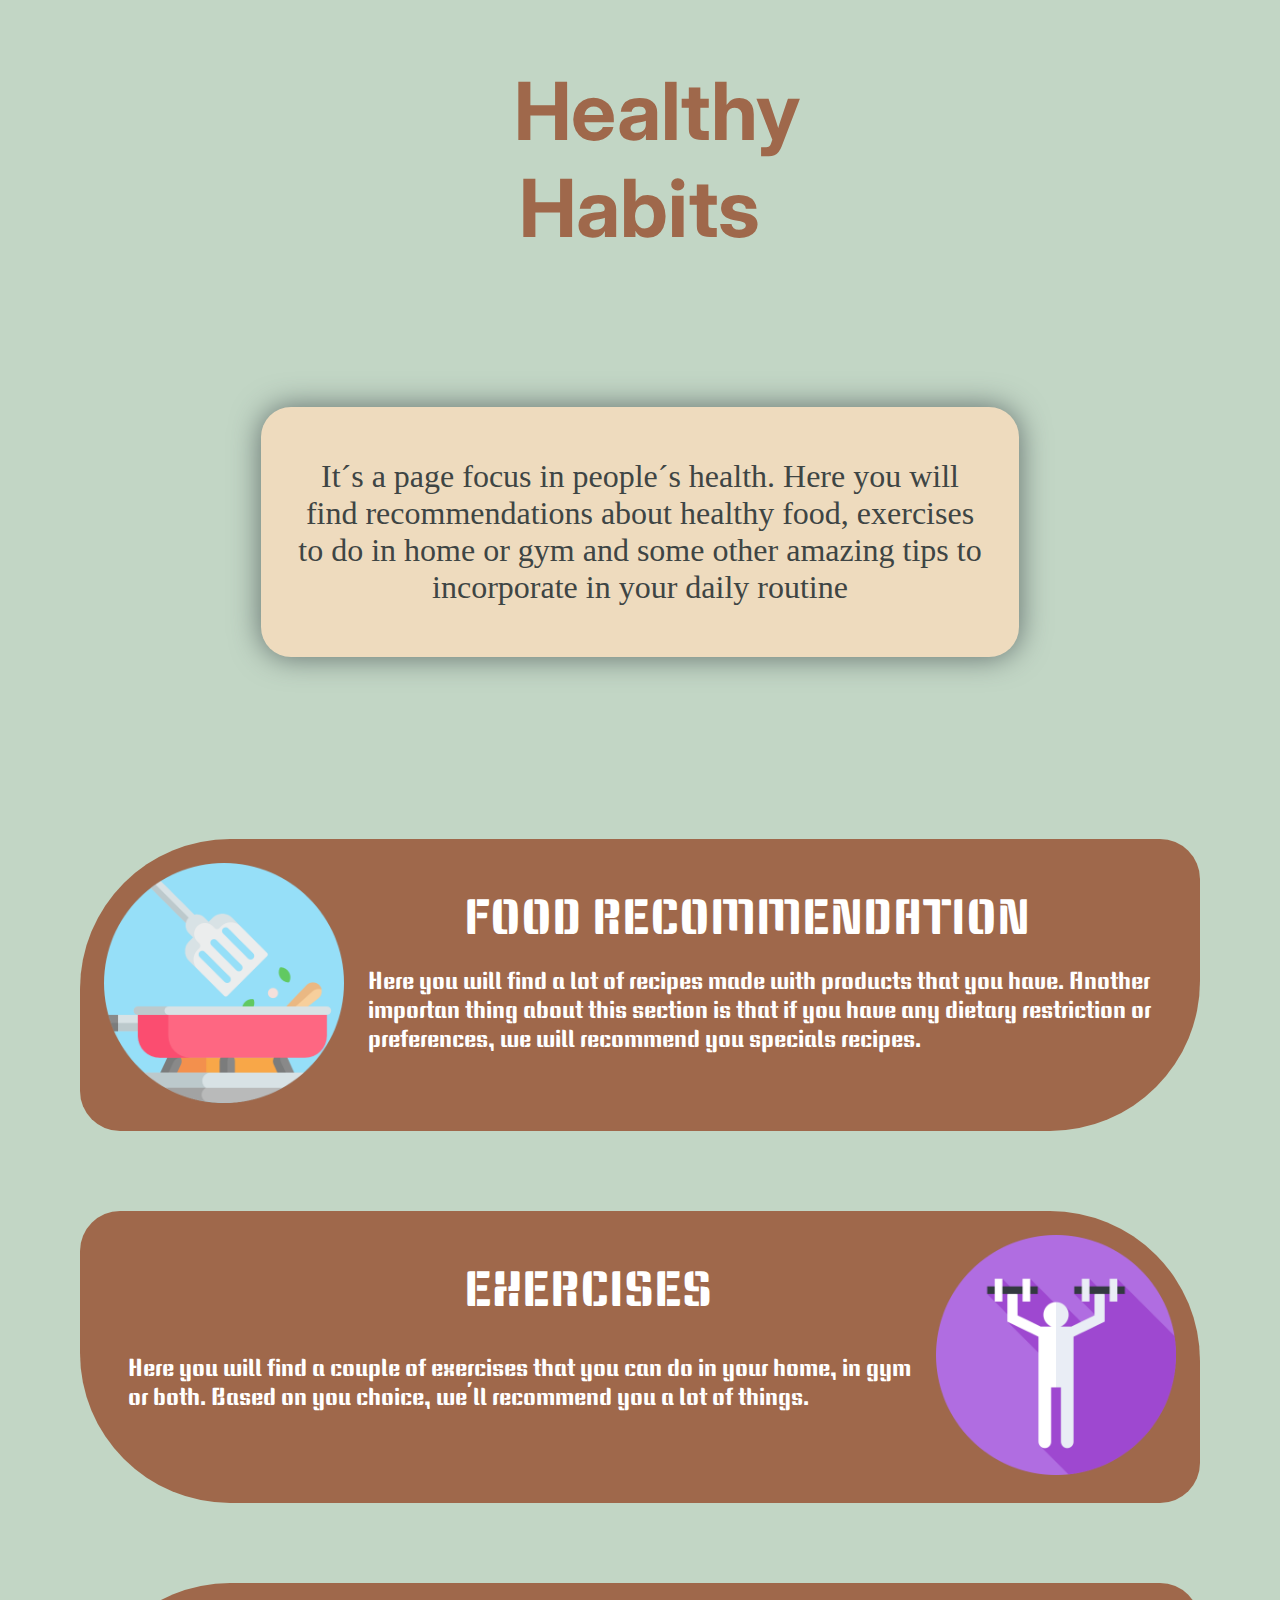
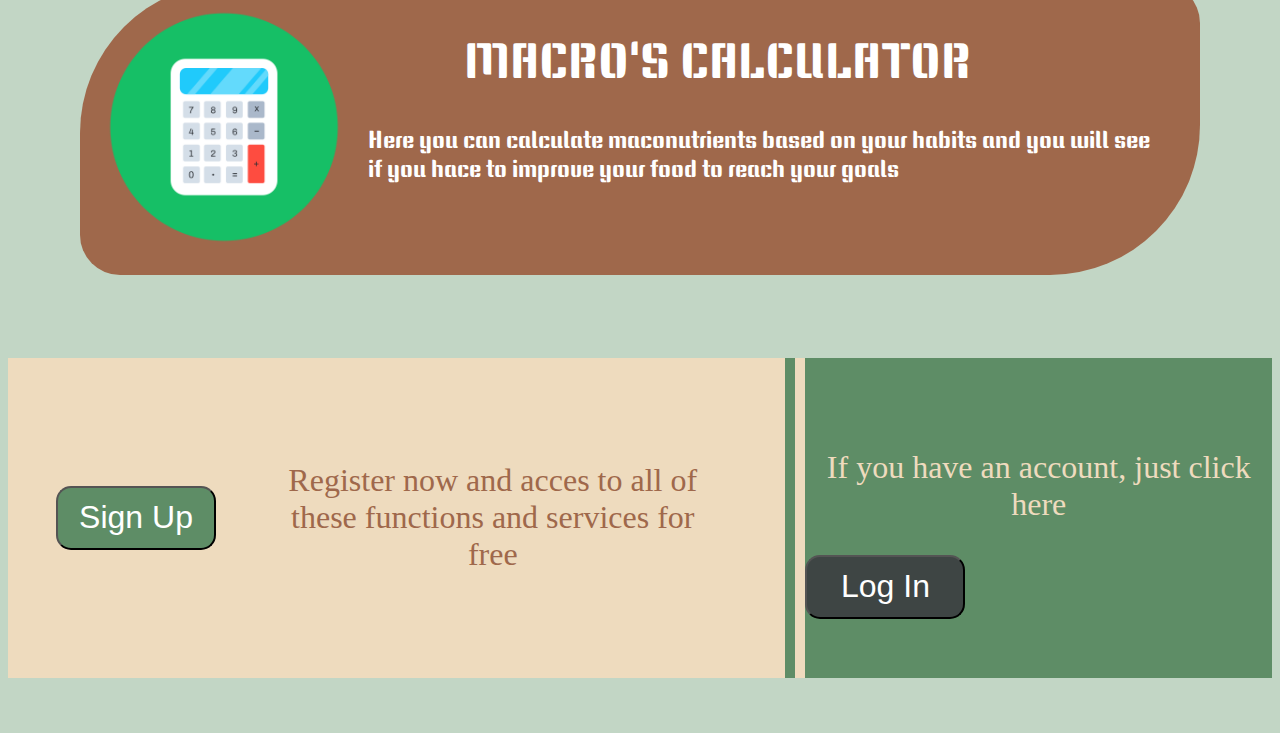
<file: index.html>
<!DOCTYPE html>
<html lang="en">
<head>
    <meta charset="UTF-8">
    <meta name="viewport" content="width=device-width, initial-scale=1.0">
    <link rel="stylesheet" href="css/Styles.css">
    <link rel="preconnect" href="https://fonts.googleapis.com">
    <link rel="preconnect" href="https://fonts.gstatic.com" crossorigin>
    <link href="https://fonts.googleapis.com/css2?family=Inter:ital,opsz,wght@0,14..32,100..900;1,14..32,100..900&family=Jersey+10&family=Keania+One&display=swap" rel="stylesheet">
    <title>Document</title>
</head>
<body>
    <h1>Healthy Habits</h1>
    <div class="parrafoIntro">
        <p >It´s a page focus in people´s health. Here you will find recommendations about healthy food, exercises to   do in home or gym and some other amazing tips to incorporate in your daily routine</p>
    </div>
    <div class="cards">
        <div class="card1">
            <a href="ia.html"><img src="imagenes/Cooking.png" alt=""></a>
            <p class="tituloCardI">FOOD RECOMMENDATION</p>
            <p class="textoCardI">Here you will find a lot of recipes made with products that you have. Another importan thing about this section is that if you have any dietary restriction or preferences, we will recommend you specials recipes.</p>
        </div>
        <div class="card2">
            <p class="tituloCardII">EXERCISES</p>
            <p class="textoCardII">Here you will find a couple of exercises that you can do in your home, in gym or both. Based on you choice, we´ll recommend you a lot of things.</p>
            <a href="excercise.html"><img src="imagenes/Exercise.png" alt="" class="imagenII"></a>
        </div>
        <div class="card3">
            <a href="macro_cal.html"><img src="imagenes/Calculadora.png" alt=""></a>
            <p class="tituloCardIII">MACRO'S CALCULATOR</p>
            <p class="textoCardIII">Here you can calculate maconutrients based on your habits and you will see if you hace to improve your food to reach your goals</p>
        </div>
    </div>
    <script src="javaScript/Js.js"></script>
</body>
<footer>
    <div class="botones">
        <div class="registrarse">
            <button class="botonRegistrarse">Sign Up</button>
            <p class="textoRegistro">Register now and acces to all of these functions and services for free</p>
        </div>
        <div class="iniciarSesion">
            <p class="textoInicioSesion">If you have an account, just click here</p>
            <a href="login.html" class="loginIndex"><button class="botonInicioSesion">Log In</button></a>
        </div>
    </div>
</footer>
</html>
</file>
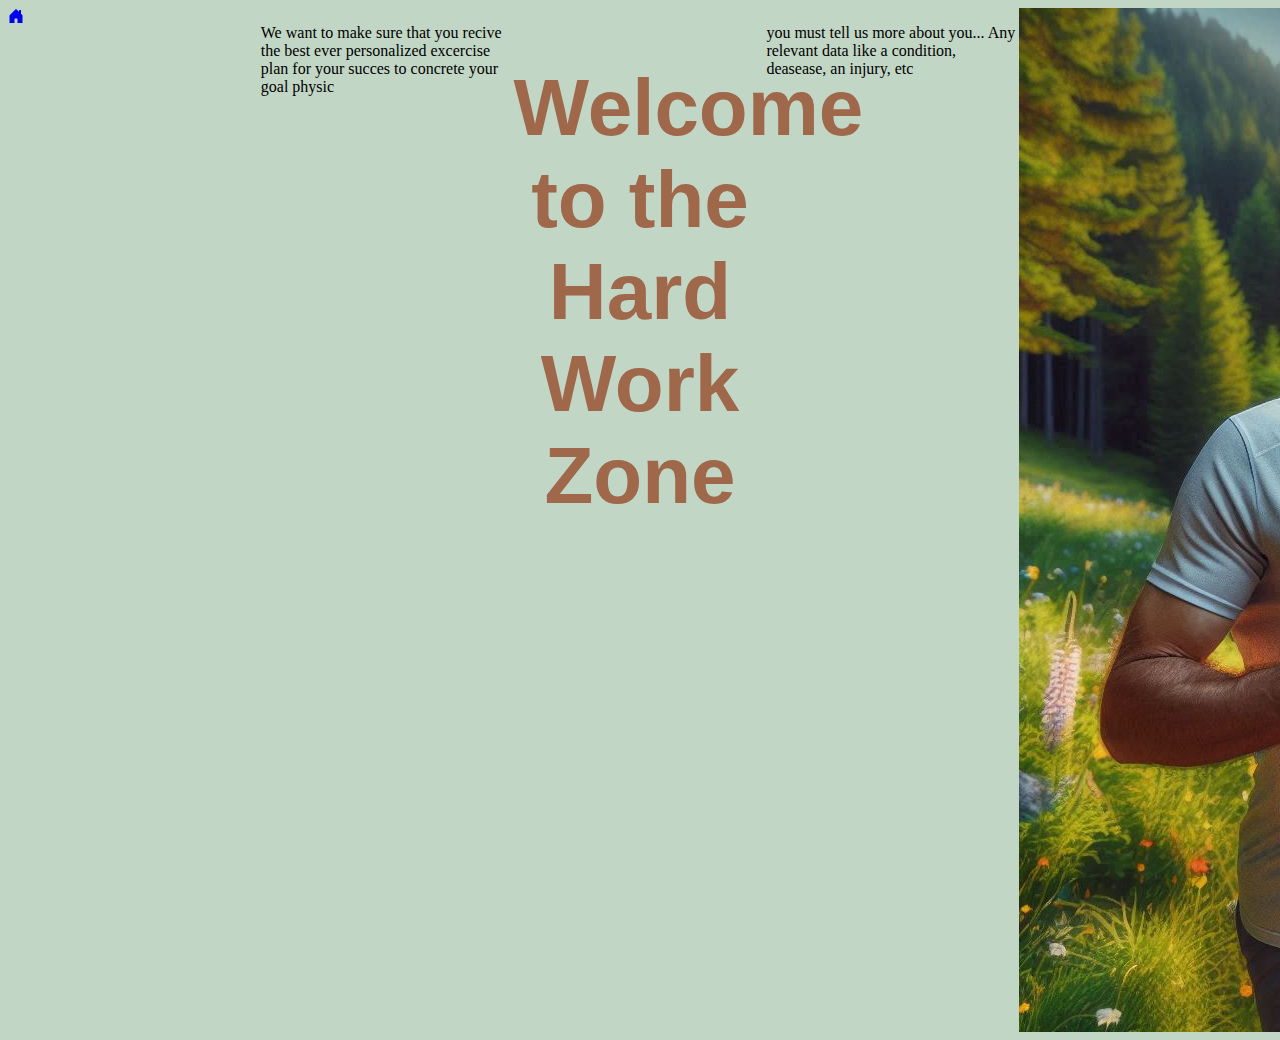
<file: excercise.html>
<!DOCTYPE html>
    <html lang="en">
<head>
    <meta charset="UTF-8">
    <link rel="stylesheet" href="css/Styles.css">
    <title>Excercises</title>
</head>
<body>
    <a href="index.html"><svg xmlns="http://www.w3.org/2000/svg" width="16" height="16" fill="currentColor" class="bi bi-house-door-fill" viewBox="0 0 16 16">
        <path d="M6.5 14.5v-3.505c0-.245.25-.495.5-.495h2c.25 0 .5.25.5.5v3.5a.5.5 0 0 0 .5.5h4a.5.5 0 0 0 .5-.5v-7a.5.5 0 0 0-.146-.354L13 5.793V2.5a.5.5 0 0 0-.5-.5h-1a.5.5 0 0 0-.5.5v1.293L8.354 1.146a.5.5 0 0 0-.708 0l-6 6A.5.5 0 0 0 1.5 7.5v7a.5.5 0 0 0 .5.5h4a.5.5 0 0 0 .5-.5"/>
    </svg></a>
    <h1>Welcome to the Hard Work Zone</h1>
    <p>We want to make sure that you recive the best ever personalized excercise plan for your succes to concrete your goal physic</p>
    <p>you must tell us more about you... Any relevant data like a condition, deasease, an injury, etc</p>
    <img src="imagenes/hombre_correr.png">
</body>
</html>
</file>
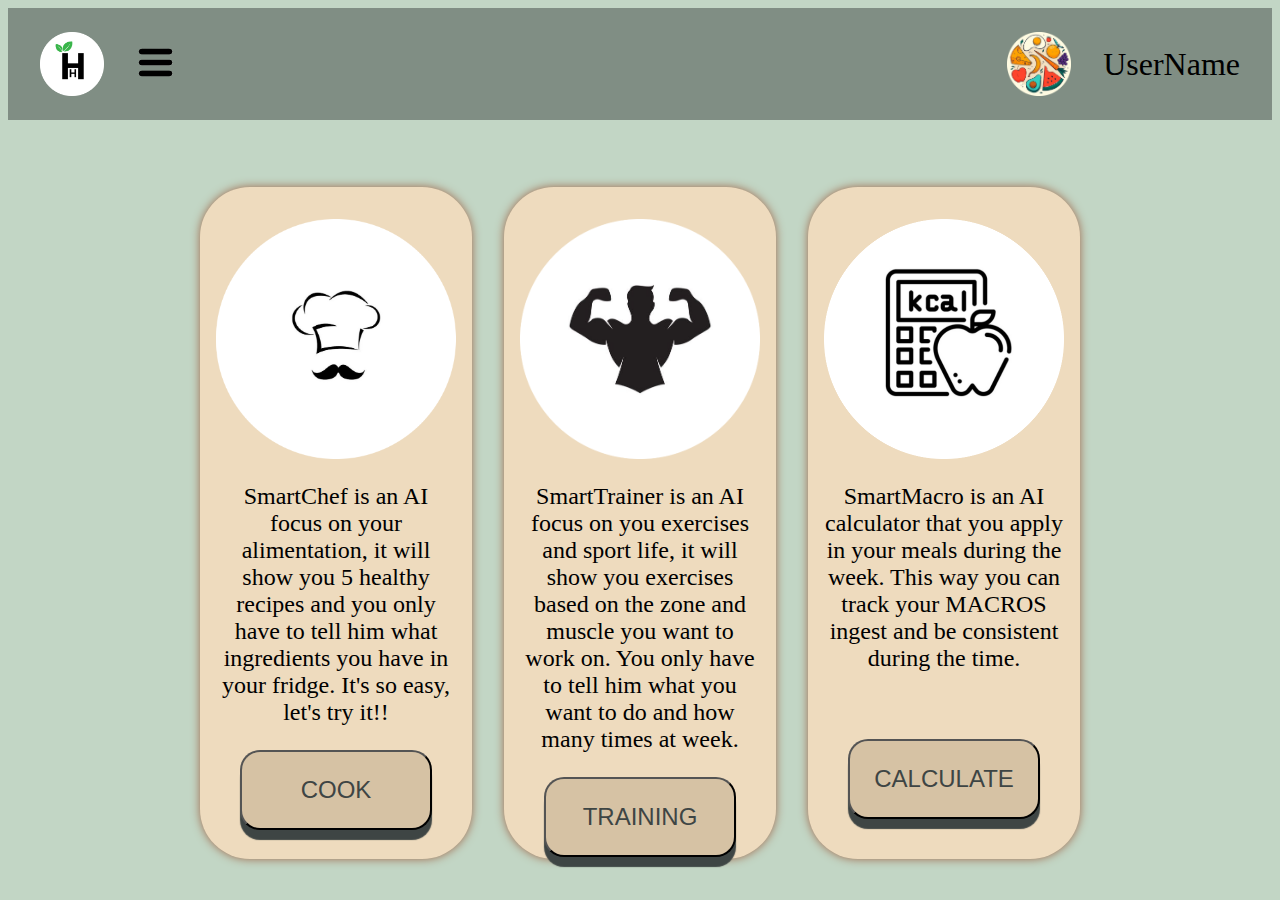
<file: home.html>
<!DOCTYPE html>
<html lang="en">
<head>
    <meta charset="UTF-8">
    <meta name="viewport" content="width=device-width, initial-scale=1.0">
    <link rel="stylesheet" href="css/Styles.css">
    <title>Home</title>
</head>
<body>
    <header class="headerHome">
        <div class="home">
            <img src="imagenes/HH.ico" class="logoHHHome">
            <button onclick="toggleDropdown()">
                <img id="flechaDropdown" src="imagenes/barras.png" alt="">
            </button>
            <div id="myDropdown" class="dropdown-content">
                <a href="">Home</a>
                <a href="">Profile</a>
                <a href="">Help</a>
                <a href="">Exit Acount</a>
            </div>
        </div>
        <div class="dropDownPerfil">
            <img src="imagenes/FotoPerfilDefault.png">
            <p>UserName</p>
        </div>
    </header>
    <div class="itemsHome">
        <div class="smartChefAccessHome">
            <img src="imagenes/logoChef2.png">
            <p>SmartChef is an AI focus on your alimentation, it will show you 5 healthy recipes and you only have to tell him what ingredients you have in your fridge. It's so easy, let's try it!!</p>
            <a href="ia.html"><button>COOK</button></a>
        </div>
        <div class="exercisessAccesHome">
            <img src="imagenes/logoExercises.png">
            <p>SmartTrainer is an AI focus on you exercises and sport life, it will show you exercises based on the zone and muscle you want to work on. You only have to tell him what you want to do and how many times at week.</p>
            <a href="excercise.html"><button>TRAINING</button></a>
        </div>
        <div class="calculatorAccessHome">
            <img src="imagenes/logoCalculadora.png">
            <p>SmartMacro is an AI calculator that you apply in your meals during the week. This way you can track your MACROS ingest and be consistent during the time.</p>
            <a href=""><button>CALCULATE</button></a>
        </div>
    </div>
    <script src="javaScript/dropdown.js"></script>
</body>
</html>
</file>
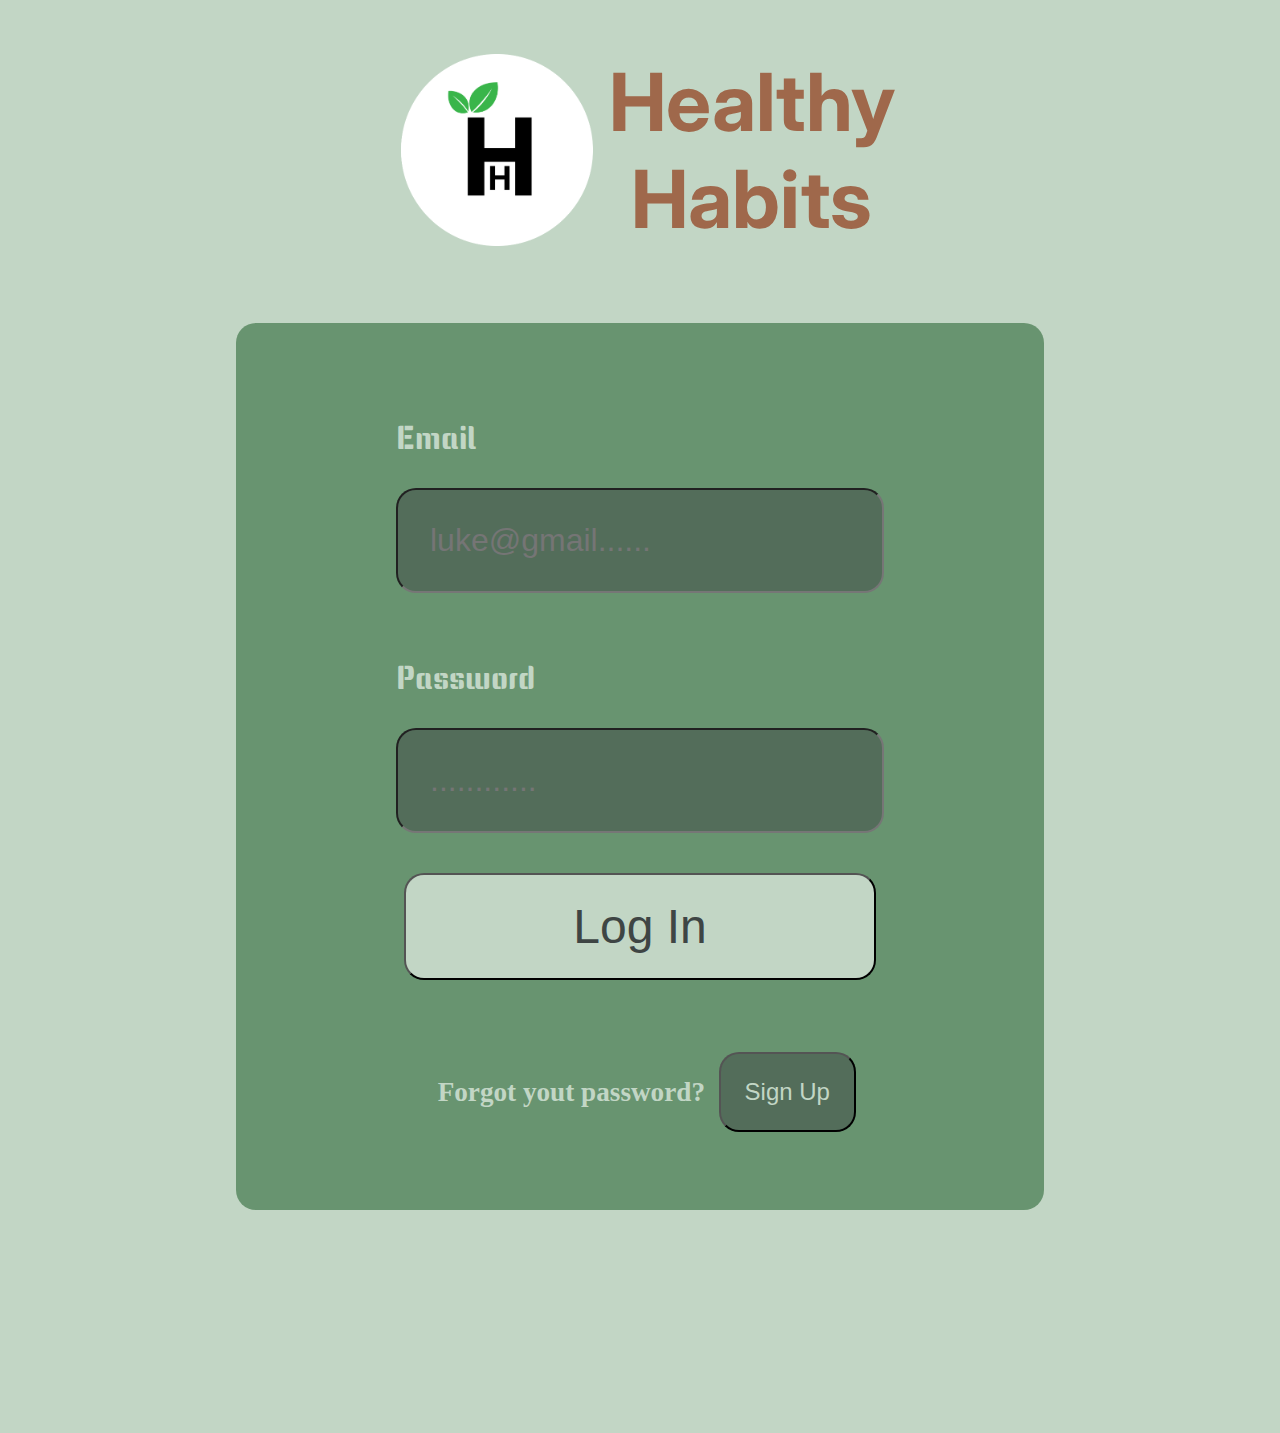
<file: login.html>
<!DOCTYPE html>
<html lang="en">
<head>
    <meta charset="UTF-8">
    <meta name="viewport" content="width=device-width, initial-scale=1.0">
    <link rel="stylesheet" href="css/Styles.css">
    <link href="https://fonts.googleapis.com/css2?family=Inter:ital,opsz,wght@0,14..32,100..900;1,14..32,100..900&family=Jersey+10&family=Keania+One&display=swap" rel="stylesheet">
    <title>LogIn</title>
    <link rel="icon" href="imagenes/HH.ico">
</head>
<body>
    <div class="titulo">
        <img src="imagenes/HH.ico" class="logoHH">
        <h1>Healthy <br> Habits</h1>
    </div>
    <div class="login">
        <div class="datosLogin">
            <p class="emailPassword">Email</p>
            <input type="text" name="email" id="email" class="emailLogin" placeholder="luke@gmail......">
            <p class="emailPassword">Password</p>
            <input type="password" name="contraseña" class="contraseñaLogin" id="contraseña" placeholder="............">
            <a href="home.html" class="botonLogin"><button>Log In</button></a>
        </div>
        <div class="problemasLogin">
            <a href=""><p><strong>Forgot yout password?</strong></p></a>
            <a href=""><button>Sign Up</button></a>
        </div>
    </div>
</body>
</html>
</file>
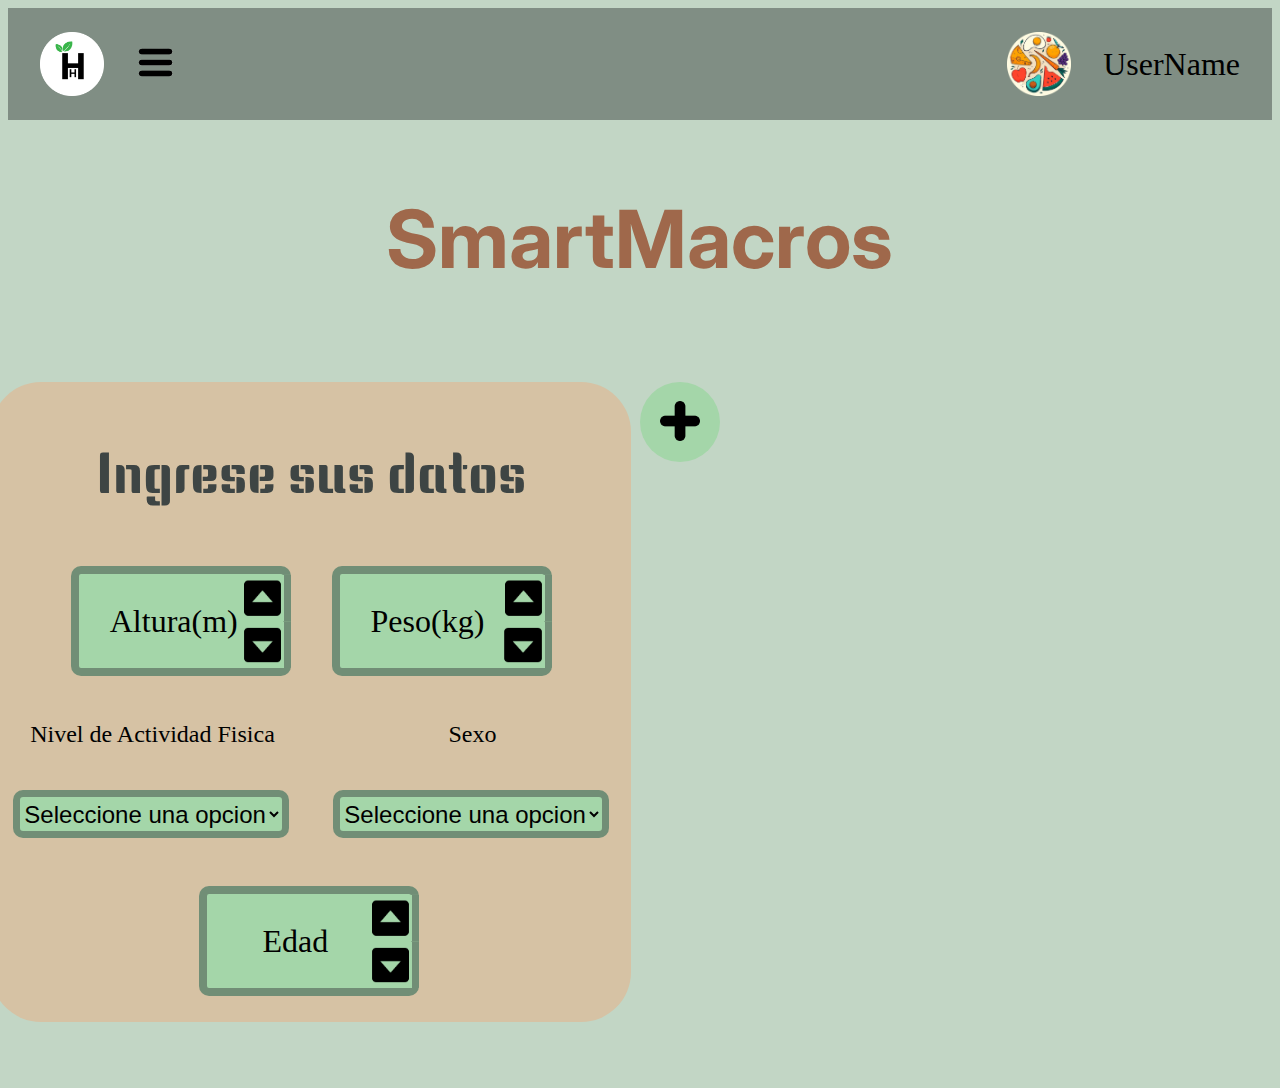
<file: macro_cal.html>
<!DOCTYPE html>
<html lang="en">
<head>
    <meta charset="UTF-8">
    <link rel="stylesheet" href="css/Styles.css">
    <link href="https://fonts.googleapis.com/css2?family=Bebas+Neue&family=Inter:ital,opsz,wght@0,14..32,100..900;1,14..32,100..900&family=Jersey+10&family=Keania+One&display=swap" rel="stylesheet">
    <title> Macros Calculator</title>
</head>
<body>
    <header class="headerHome">
        <div class="home">
            <img src="imagenes/HH.ico" class="logoHHHome">
            <button onclick="toggleDropdown()">
                <img id="flechaDropdown" src="imagenes/barras.png" alt="">
            </button>
            <div id="myDropdown" class="dropdown-contentSmartChef">
                <a href="home.html">Home</a>
                <a href="excercise.html">SmartTrainer</a>
                <a href="ia.html">SmartChef</a>
                <a href="">Perfil</a>
                <a href="">Help</a>
            </div>
        </div>
        <div class="dropDownPerfil">
            <img src="imagenes/FotoPerfilDefault.png">
            <p>UserName</p>
        </div>
    </header>
    <h1 class="tituloSmartMacros">SmartMacros</h1>
    <div class="datosSmartMacros">
        <div class="ingresarDatosSmartMacros">
            <p class="tituloIngresarDatosCalculadora">Ingrese sus datos</p>
            <div class="datosAltura">
                <input type="number" id="inputAltura" class="inputAltura" min="0" max="3" placeholder="">
                <label>Altura(m)</label>
                <button class="increment" id="botonAumentoAltura"><img src="imagenes/flecha.png" alt=""></button>
                <button class="decrement" id="botonDecrementoAltura"><img src="imagenes/flecha.png" alt=""></button>
            </div>
            <div class="datosPeso">
                <input type="number" class="inputPeso" placeholder="" min="0" max="300" step="0.1">
                <label>Peso(kg)</label>
                <button class="increment1" id="botonAumentoPeso"><img src="imagenes/flecha.png" alt=""></button>
                <button class="decrement1" id="botonDecrementoPeso"><img src="imagenes/flecha.png" alt=""></button>
            </div>
            <div class="datosActividad">
                <p>Nivel de Actividad Fisica</p>
                <p>Sexo</p>
            </div>
            <div class="datosSexo">
                <select>
                    <option class="seleccionActividad//" disabled selected>Seleccione una opcion</option>
                    <option value="">Baja</option>
                    <option value="">Intermedia</option>
                    <option value="">Avanzada</option>
                </select>
                <select class="seleccionSexo" id="">
                    <option value="" selected disabled>Seleccione una opcion</option>
                    <option value="">Femenino</option>
                    <option value="">Masculino</option>
                    <option value="">Prefiero no decirlo</option>
                </select>
            </div>
            <div class="datosEdad">
                <input type="number" class="inputEdad" placeholder="" min="1" max="100" step="1">
                <label>Edad</label>
                <button class="increment2" id="botonAumentoEdad"><img src="imagenes/flecha.png" alt=""></button>
                <button class="decrement2" id="botonDecrementoEdad"><img src="imagenes/flecha.png" alt=""></button>
            </div>
        </div>
    </div>
    <button class="botonMasInfo"><img src="imagenes/iconoMas.png" class="imagenBoton" alt=""></button>
    <div class="explicacionMacros">
        <p>Informacion</p>
        <div class="contenedorInfoMacros">
            <div class="informacion">
                <p>¿Sabes que son los macronutrientes?</p>
                <p>Los macronutrientes son nutrientes que nuestro cuerpo necesita en grandes cantidades para funcionar correctamente. Se dividen en tres grupos: CARBOHIDRATOS, PROTEINAS y GRASAS.
                </p>
            </div>
            <div class="informacion">
                <p>¿Porque es importante conocerlos?</p>
                <p>Conocer los macronutrientes es clave para tener una alimentación equilibrada. Si no sabemos cómo se equilibran, podemos caer en extremos, es decir, consumir demasiado de uno y muy poco de otro. Esto puede afectar nuestra energía, rendimiento físico y salud mental.
                </p>
            </div>
            <div class="informacion">
                <p>¿Para que sirve cada macronutriente?</p>
                <p>Carbohidratos: Son la principal fuente de energía. Piensa en ellos como el combustible para tu motor. Los encuentras en alimentos como pan, pasta, frutas y verduras.
                </p>
                <p>Proteínas: Son esenciales para reparar y construir tejidos. Si haces ejercicio, necesitarás proteínas para ayudar a tus músculos a recuperarse. Las encuentras en carnes, legumbres, huevos y lácteos.
                </p>
                <p>Grasas: Aunque a menudo se ven con malos ojos, son necesarias para la absorción de vitaminas y la producción de hormonas. Las grasas saludables están en aguacates, nueces y aceite de oliva.
                </p>
            </div>
        </div>
    </div>
    <script src="javaScript/dropdown.js"></script>
</body>
</html>
</file>
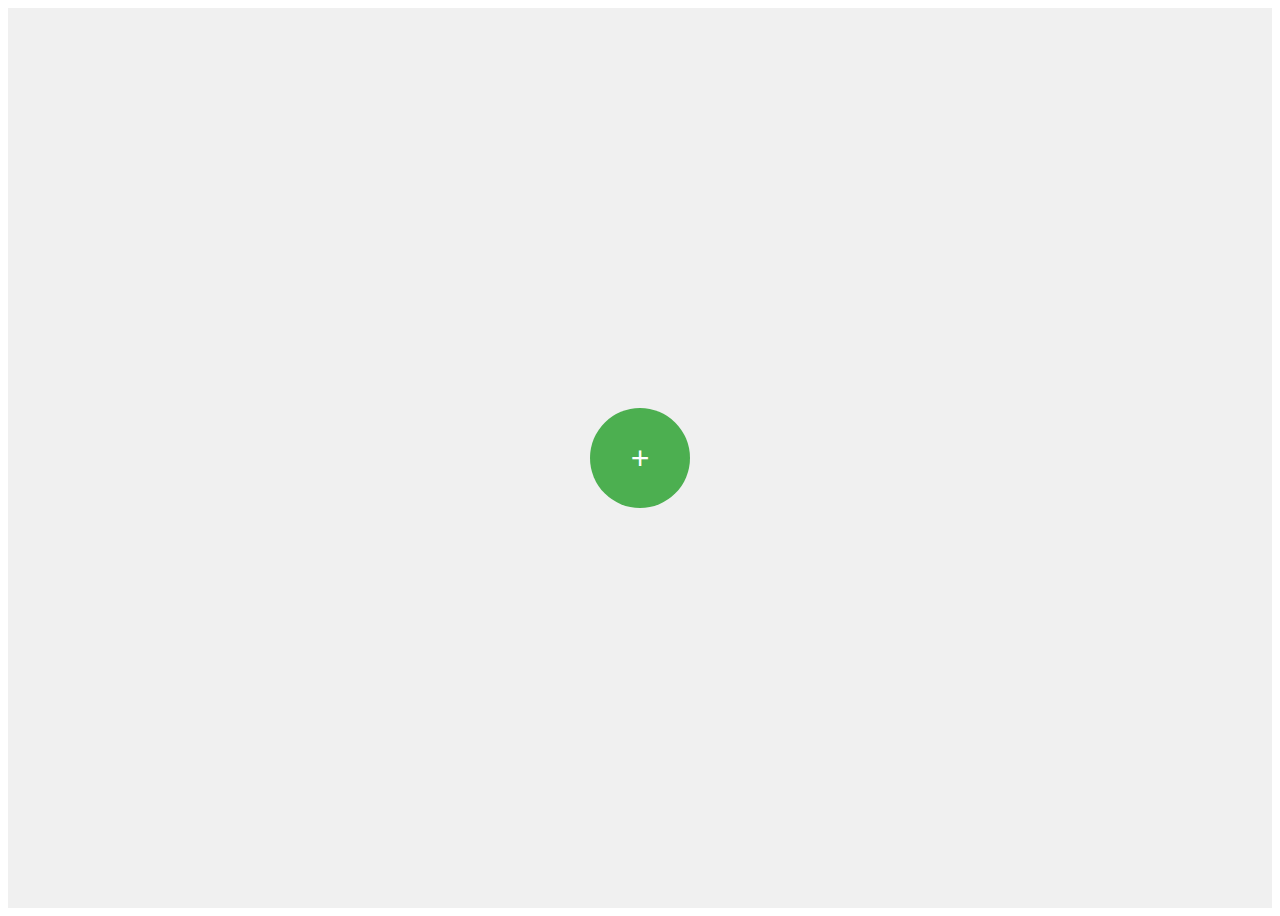
<file: prueba.html>
<!DOCTYPE html>
<html lang="en">
<head>
    <meta charset="UTF-8">
    <meta name="viewport" content="width=device-width, initial-scale=1.0">
    <link rel="stylesheet" href="css/prueba.css">
    <title>Document</title>
</head>
<body>
    <div class="container">
        <button class="expand-button" id="expandButton">
          <span class="plus-icon">+</span>
        </button>
        <div class="information" id="information">
          <h2>INFORMACIÓN</h2>
          <div class="info-block">
            <p><strong>¿Sabes qué son los macronutrientes?</strong><br>
            Los macronutrientes son nutrientes que nuestro cuerpo necesita en grandes cantidades para funcionar correctamente. Se dividen en tres grupos:</p>
          </div>
          <div class="info-block">
            <p><strong>¿Por qué es importante conocerlos?</strong><br>
            Conocer los macronutrientes es clave para tener una alimentación equilibrada. Si no sabemos cómo se equilibran, podemos caer en extremos.</p>
          </div>
          <div class="info-block">
            <p><strong>¿Para qué sirve cada macronutriente?</strong><br>
            Carbohidratos: Son la principal fuente de energía. Piensa en ellos como el combustible para tu motor. Los encuentras en alimentos como pan, pasta.</p>
          </div>
        </div>
      </div>
      <script src="javaScript/script.js"></script>
    </body>
</html>
</file>
<file: css/Styles.css>
body{
    /*background-image: url(imagenes/Hojas1.png), url(imagenes/Hojas2.png);*/
    background-position: top left, top right;
    background-size: 35em;
    background-repeat: no-repeat;
    background-color: #C2D6C5;
    display: grid;
    grid-template-rows: 20% 20% 20% 20% 20%;
    grid-template-columns: 20% 20% 20% 20% 20%;
}
/*SECCION ESTULADA DE index.html*/
.titulo{
    grid-column: 2 / 5;
    grid-row: 1;
    font-family: "Inter", sans-serif;
    font-size: 1em;
    align-items: center;
    justify-content: center;
    margin: 0;
    display: flex;
    flex-direction: row;
    width: 100%;
    color: #9F684B;
}
.titulo img{
    width: 12em;
    height: 12em;
    padding: 1em;
}
h1{
    grid-column: 3;
    grid-row: 1;
    font-family: "Inter", sans-serif;
    font-size: 5em;
    color: #9F684B;
    text-align: center;
}
.parrafoIntro{
    overflow: hidden;
    grid-row: 2;
    grid-column: 2 / 5;
    display: flex;
    align-items: center;
    justify-content: center;
    padding: 1em;
    margin-top: -2em;
    height: 40%;
    border-radius: 30px;
    box-shadow: #606d6b 0px 0px 30px;
    background-color: #EEDBBE;
    color: #3E4544;
    font-family: "Inter"- sans-serif;
    font-size: 2em;
    text-align: center;
}
.cards{
    transition: opacity 3s ease-in-out,
                scale 3s ease-in-out;
    grid-column: 1 / 6;
    grid-row: 3 / 4;
    margin-top: -10em;
    margin-bottom: -40em;
    justify-self: center;
    width: 70em;
    padding: 4em;
    color: white;
    animation: scroll linear both;
    animation-timeline: scroll(root);
    animation-range: 0 600px;
}
@keyframes scroll {
    from{
        scale: 0%;
        opacity: 0;
    }
    to{
        scale: 100%;
        opacity: 1;
    }
}
.card1{
    margin-bottom: 5em;
    display: flex;
    border-top-left-radius: 150px;
    border-top-right-radius: 40px;
    border-bottom-right-radius: 150px;
    border-bottom-left-radius: 40px;
    background-color: #9F684B;
    font-family: "Keania One", sans-serif;
}
.tituloCardI{
    position: absolute;
    margin-left: 8em;
    width: 12em;
    font-size: 3em;
}
.textoCardI{
    align-self: center;
    padding-top: 2em;
    padding-right: 1.5em;
    font-size: 1.5em;
}
.card2{
    margin-bottom: 5em;
    display: flex;
    border-top-left-radius: 40px;
    border-top-right-radius: 150px;
    border-bottom-right-radius: 40px;
    border-bottom-left-radius: 150px;
    background-color: #9F684B;
    font-family: "Keania One", sans-serif;
}
.tituloCardII{
    position: absolute;
    margin-left: 8em;
    width: 12em;
    font-size: 3em;
}
.textoCardII{
    align-self: center;
    padding-top: 2em;
    padding-left: 2em;
    font-size: 1.5em;
}
.card3{
    display: flex;
    margin-bottom: 50em;
    border-top-left-radius: 150px;
    border-top-right-radius: 40px;
    border-bottom-right-radius: 150px;
    border-bottom-left-radius: 40px;
    background-color: #9F684B;
    font-family: "Keania One", sans-serif;
}
.tituloCardIII{
    position: absolute;
    margin-left: 8em;
    width: 12em;
    font-size: 3em;
}
.textoCardIII{
    align-self: center;
    padding-top: 2em;
    padding-right: 1.5em;
    font-size: 1.5em;
}
.cards img{
    padding: 1.5em;
    width: 15em;
}
footer{
    bottom: 14em;
    position: relative;
    grid-row: 5;
    grid-column: 1 / 6;
}
.botones{
    height: 20em;
    padding-top: 20em;
    display: flex;
    grid-row: 5;
}
.registrarse{
    display: flex;
    width: 100%;
    background-color: #EEDBBE;
    text-align: center;
    border-right: #5E8D66 10px solid;
    font-family: "Inter"- sans-serif;
    font-size: 2em;
    color: #9F684B;
}
.botonRegistrarse{
    position: absolute;
    height: 2em;
    width: 5em;
    align-self: center;
    margin-left: 1.5em;
    border-radius: 15px;
    background-color: #5E8D66;
    font-size: 1em;
    color: white;
}
.textoRegistro{
    text-align: center;
    align-self: center;
    padding-left: 8em;
    padding-right: 2em;
}
.iniciarSesion{
    width: 60%;
    justify-items:center;
    align-content: center;
    align-items: center;
    justify-content: space-around;
    border-left: #EEDBBE 10px solid;
    background-color: #5E8D66;
    font-family: "Inter"- sans-serif;
    font-size: 2em;
    color: #EEDBBE;
}
.botonInicioSesion{
    height: 2em;
    width: 5em;
    border-radius: 15px;
    background-color: #3E4544;
    font-size: 1em;
    color: white;
}
.textoInicioSesion{
    text-align: center;
    align-self: center;
}
/*SECCION ESTULADA DE ia.html*/
.tituloSmartChef{
    grid-column: 2 / 5;
    grid-row: 2;
    margin-top: -0.5em;
}
.home button{
    margin-left: -4em;
    background-color: transparent;
    border: none;
}
#flechaDropdown{
    width: 10em;
    height: 5em;
}
.dropdown-contentSmartChef {
    position: absolute;
    margin-top: 8em;
    margin-left: 5em;
    height: 9.5em;
    width: 8em;
    padding-bottom: 0.5em;
    padding-top: 0.5em;
    align-items: center;
    border-radius: 20px;
    display: none; 
    background-color: white;
    box-shadow: #3E4544 0px 10px 10px;
    z-index: 1;
    overflow: hidden;
}
.dropdown-contentSmartChef a {
    color: black;
    padding: 12px 16px;
    text-align: center;
    width: 100%;
    text-decoration: none;
    display: block;
}
.dropdown-contentSmartChef a:hover {
    background-color: #f1f1f1;
}
.cocina{
    margin-bottom: 15em;
    margin-left: 2em;
    margin-right: 2em;
    border-radius: 100px;
    background-color: rgba(94, 141, 102, 0.5);
    backdrop-filter: blur(5px);
    grid-column: 1 / 6;
    grid-row: 3 / 6;
    height: 42em;
    display: grid;
    grid-template-columns: 20% 20% 20% 20% 20%;
    grid-template-rows: 20% 20% 20% 20% 20%;
}
.fotoChef{
    grid-row: 2 / 5;
    grid-column: 1 / 3;
    padding: 3em;
    border-radius: 150px;
    align-self: center;
    width: 80%;
    height: 145%;
}
.cortina{
    grid-row: 2 / 5;
    grid-column: 1 / 3;
    align-self: center;
    border-radius: 100px;
    margin-left: 3em;
    height: 145%;
    width: 80%;
    background-color: transparent;
}
.desvanecer{
    animation: cambiar 1s alternate-reverse;
}
@keyframes cambiar {
    to{
        backdrop-filter: blur(0px);
        z-index: 1;
        opacity: 0;
    }
    from{
        backdrop-filter: blur(10px);
        z-index: 1;
        opacity: 1;
    }

}
.explicacionChef{
    grid-row: 1;
    grid-column: 3 / 6;
    padding-top: 0em;
    padding-right: 2em;
    margin: auto;
    justify-self: center;
    color: #3E4544;
    font-family: "Keania One", sans-serif;
    font-size: 2.5em;
    text-align: center;
}
.consultaChef{
    grid-row: 2 / 3;
    grid-column: 3 / 6;
    margin-top: 4em;
    align-items: center;
    align-content: center;
    justify-content: center;
    justify-items: center;
    justify-self: center;
}
.inputChef{
    border-radius: 50px;
    border: #9F684B 5px solid;
    padding: 0.2em;
    padding-left: 0.5em;
    background-color: #EEDBBE;
    font-family: "Inter"- sans-serif;
    font-size: 2.2em;
    color: #9F684B;
}
.botonChef{
    cursor: pointer;
    border: #EEDBBE 5px solid;
    border-radius: 50px;
    padding: 0.5em;
    background-color: #9F684B;
    color: #EEDBBE;
    font-family: "Keania One", sans-serif;
    font-size: 2em;
    align-content: center;
    justify-items: center;
}
.botonChef img{
    padding: 0;
    width: 1.5em;
    height: 1em;
}
@keyframes parpadeo {
    from{background-color: #EEDBBE; color: #9F684B; border-color: #9F684B;}
    to{background-color: #9F684B; color: #EEDBBE;border-color: #EEDBBE;}
}
.botonChef:hover{
    animation: parpadeo 1s infinite ease-in;
}
.respuestaChef{
    border-radius: 20px;
    margin: 1em;
    padding: 1em;
    font-size: 2em;
    grid-row: 3 / 5;
    grid-column: 3 / 6;
    margin-right: 3em;
    height: 100%;
    overflow: auto;
    background-color: #9F684B;
}
.respuestaChef::-webkit-scrollbar{
    background-color: transparent;
}
.respuestaChef::-webkit-scrollbar-track {
    margin: 50px;
    background-color: rgba(238, 219, 190, 0.5);
    border-radius: 20px; /* Esquinas redondeadas */
}
.respuestaChef::-webkit-scrollbar-thumb{
    background-color: #EEDBBE;
    border-radius: 20px;
}
.responseText{
    color: #EEDBBE;
    font-family: "Inter"- sans-serif;
    font-size: 1em;
}
/*SECCION ESTULADA DE login.html*/
.login{
    background-color: rgba(94, 141, 102, 0.9);
    background-repeat: no-repeat;
    background-position: right 40px ;
    border-radius: 20px;
    grid-column: 2 / 5;
    grid-row: 2 / 4;
    display: flex;
    flex-direction: column;
    padding: 10em;
    margin-top: 2em;
    justify-self: center;
    justify-content: center;
    align-items: center;
    height: 100%;
}
.datosLogin{
    display: flex;
    flex-direction: column;
}
.emailPassword{
    color: #C2D6C5;
    font-size: 2em;
    font-family: "Keania One", sans-serif;
}
.datosLogin input{
    background-color: rgba(62, 69, 68, 0.5);
    border-radius: 20px;
    padding: 1em;
    margin-bottom: 1em;
    color: #C2D6C5;
    font-size: 2em;
}
.datosLogin button {
    background-color: #C2D6C5;
    border-radius: 20px;
    padding: 0.5em;
    margin-bottom: 1em;
    width: 100%;
    color: #3E4544;
    font-size: 3em;
}
.botonLogin{
    border-radius: 20px;
    padding: 0.5em;
}
.problemasLogin{
    display: flex;
    align-items: center;
}
.problemasLogin p{
    color: #C2D6C5;
    font-size: 1.7em;
    padding: 0.5em;
}
.problemasLogin a{
    text-decoration: none;
}
.problemasLogin button{
    background-color: rgba(62, 69, 68, 0.5);
    border-radius: 20px;
    padding: 1em;
    color: #C2D6C5;
    font-size: 1.5em;
}
/*SECCION ESTULADA DE home.html*/
.headerHome{
    grid-column: 1 / 6;
    background-color: rgba(62, 69, 68, 0.5);
    align-items: center;
    display: flex;
    flex-direction: row;
    padding: 2em;
    justify-content: space-between;
    height: 3em;
}
.headerHome img{
    width: 2em;
    height: 2em;
    padding-right: 1em;
}
.home{
    align-items: center;
    display: flex;
    font-size: 2em;
}
.dropDownPerfil img{
    padding: 1em;
    height: 2em;
    width: 2em;
    z-index: 1;
}
.home button{
    margin-left: -4em;
    background-color: transparent;
    border: none;
}
#flechaDropdown{
    width: 10em;
    height: 5em;
}
.dropDownPerfil{
    display: flex;
    flex-direction: row;
    align-items: center;
    font-size: 2em;
    z-index: 1;
}
.dropdown-content {
    position: absolute;
    margin-top: 10em;
    margin-left: 1.1em;
    height: 5.5em;
    width: 5em;
    padding-bottom: 0.5em;
    padding-top: 0.5em;
    align-items: center;
    border-bottom-right-radius: 20px;
    border-bottom-left-radius: 20px;
    display: none; 
    background-color: white;
    z-index: 1;
    overflow: hidden;
}
.dropdown-content a {
    color: black;
    padding: 12px 16px;
    text-align: center;
    width: 100%;
    text-decoration: none;
    display: block;
}
.dropdown-content a:hover {
    background-color: #f1f1f1;
}
.show {
    display: flex;
    flex-direction: column;
}
.itemsHome{
    grid-column: 2 / 5;
    grid-row: 2 / 4;
    display: flex;
    flex-direction: row;
    justify-content: center;
}
.smartChefAccessHome, .exercisessAccesHome, .calculatorAccessHome{
    padding: 1em;
    margin: 1em;
    height: 40em;
    border-radius: 50px;
    display: flex;
    align-items: center;
    width: 100%;
    flex-direction: column;
    background-color: #EEDBBE;
    text-align: center;
    box-shadow: #9F684B 0px 0px 10px;
}
.smartChefAccessHome:hover{
    box-shadow: #9F684B -10px 10px 10px;
}
.exercisessAccesHome:hover{
    box-shadow: #9F684B 0px 10px 10px;
}
.calculatorAccessHome:hover{
    box-shadow: #9F684B 10px 10px 10px;
}
.smartChefAccessHome p, .exercisessAccesHome p, .calculatorAccessHome p{
    font-size: 1.5em;
}
.smartChefAccessHome img, .exercisessAccesHome img, .calculatorAccessHome img{
    width: 15em;
    margin-top: 1em;
}
.smartChefAccessHome a, .exercisessAccesHome a, .calculatorAccessHome a{
    margin-top: auto;
}
.smartChefAccessHome button, .exercisessAccesHome button, .calculatorAccessHome button{
    padding: 1em;
    width: 8em;
    border-radius: 20px;
    margin-bottom: 1em;
    background-color: #d6c2a4;
    color: #3E4544;
    box-shadow: #3E4544 0px 10px 1px;
    font-size: 1.5em;
}
.smartChefAccessHome button:active, .exercisessAccesHome button:active, .calculatorAccessHome button:active{
    box-shadow: none;
}
/*SECCION ESTILADA DE SmartMacros*/
.tituloSmartMacros{
    grid-row: 2;
    grid-column: 2 / 5;
    margin-top: -0.4em;
}
.datosSmartMacros{
    grid-row: 2 / 4;
    grid-column: 1 / 4;
    position: relative;
    width: 80%;
    height: 40em;
    margin-top: 10em;
    margin-bottom: 10em;
    justify-items: center;
    align-content: center;
}
.ingresarDatosSmartMacros{
    display: grid;
    position: relative;
    grid-template-columns: repeat(5, 20%);
    grid-template-rows: repeat(5, 20%);
    width: 40em;
    height: 100%;
    background-color: #d6c2a4;
    animation: bordeIngresarDatosSmartMacros 3s ease-in-out infinite alternate-reverse;
    border-radius: 50px;
    z-index: 2;
}
@keyframes bordeIngresarDatosSmartMacros {
    from{
        border: #a4d6a9 1em solid;
        box-shadow: #3E4544 0px 0px 50px;
    }
    to{
        border: #a4d6a9 1em solid;
        box-shadow: none;
    }
}
.tituloIngresarDatosCalculadora{
    grid-row: 1;
    grid-column: 1 / 6;
    text-align: center;
    font-family: "Keania One", sans-serif;
    color: #3E4544;
    font-size: 3.5em;
}
.datosAltura{
    grid-row: 2;
    grid-column: 2;
    margin-top: 2em;
    margin-left: -3em;
    position: relative;
}
.datosAltura label,.datosPeso label{
    position: absolute;
    left: 1.2em;
    text-align: center;
    font-size: 2em;
    width: 3em;
    top: 70%;
    transform: translateY(-20%);
    transition: all 0.2s ease;
    pointer-events: none;
}
.datosAltura input{
    position: absolute;
    margin-top: 0.3em;
    font-size: 5em;
    overflow: hidden;
    width: 2.5em;
    text-align: center;
    background-color: #a4d6a9;
    border: rgba(62, 69, 68, 0.5) 0.1em solid;
    border-radius: 10px;
    scrollbar-width: none;
}
.datosAltura input:focus + label,
input:not(:placeholder-shown) + label,
.datosPeso input:focus + label,
input:not(:placeholder-shown) + label{
    top: -2%;
    left: 0.5em;
    width: 4em;
    background-color: #a4d6a9;
    border: rgba(62, 69, 68, 0.5) 0.2em solid;
    border-top-left-radius: 10px;
    border-top-right-radius: 10px;
    border-bottom: none;
}
.datosAltura button{
    background-color: #a4d6a9;
    display: flex;
    flex-direction: column;
    border-radius: 1px;
    padding: 0;
    width: 50px;
    align-items: center;
    top: 0.65em;
    left: 12.7em;
    position: relative;
    cursor: pointer;
}
.increment{
    margin-top: 1.8em;
    rotate: 180deg;
    border: none;
    border-left: rgba(62, 69, 68, 0.5) 0.57em solid;
}
.decrement{
    border: none;
    border-right: rgba(62, 69, 68, 0.5) 0.57em solid;
}
.increment1{
    margin-top: 1.8em;
    rotate: 180deg;
    border: none;
    border-left: rgba(62, 69, 68, 0.5) 0.57em solid;
}
.decrement1{
    border: none;
    border-right: rgba(62, 69, 68, 0.5) 0.57em solid;
}
.datosAltura img, .datosPeso img, .datosEdad img{
    padding: 0;
    margin: 0;
    width: 3.7em;
    height: 3.5em;
}
.datosPeso{
    grid-row: 2;
    grid-column: 4;
    margin-left: -2.7em;
    margin-top: 2em;
    position: relative;
}
.datosPeso input{
    position: absolute;
    margin-top: 0.3em;
    font-size: 5em;
    overflow: hidden;
    width: 2.5em;
    text-align: center;
    background-color: #a4d6a9;
    border: rgba(62, 69, 68, 0.5) 0.1em solid;
    border-radius: 10px;
    scrollbar-width: none;
}
.datosPeso button{
    background-color: #a4d6a9;
    display: flex;
    flex-direction: column;
    border-radius: 1px;
    padding: 0;
    width: 50px;
    align-items: center;
    top: 0.65em;
    left: 12.7em;
    position: relative;
    cursor: pointer;
}
.datosActividad{
    grid-row: 3 / 4;
    grid-column: 1 / 6;
    display: flex;
    flex-direction: row;
    margin-top: 4em;
    align-items: center;
    justify-content: space-around;
}
.datosActividad select{
    height: 2em;
    font-size: 1.5em;
    background-color: #a4d6a9;
    border: rgba(62, 69, 68, 0.5) solid 0.3em;
    border-radius: 10px;
}
.datosActividad p{
    font-size: 1.5em;
    margin-left: -4em;
}
.datosSexo{
    grid-row: 4 / 5;
    grid-column: 1 / 6;
    display: flex;
    flex-direction: row;
    align-items: center;
    justify-content: space-around;
    margin-top: -2em;
}
.datosSexo select{
    height: 2em;
    font-size: 1.5em;
    background-color: #a4d6a9;
    border: rgba(62, 69, 68, 0.5) solid 0.3em;
    border-radius: 10px;
}
.datosSexo p{
    font-size: 1.5em;
    margin-right: 4em;
}
.datosEdad{
    grid-row: 5;
    grid-column: 1;
    margin-left: 13em;
    margin-top: -2em;
    position: relative;
}
.datosEdad label {
    position: absolute;
    left: 1.5em;
    text-align: center;
    font-size: 2em;
    width: 3em;
    top: 42%;
    transform: translateY(-20%);
    transition: all 0.2s ease;
    pointer-events: none;
}
.datosEdad input {
    position: absolute;
    margin-top: 0.3em;
    font-size: 5em;
    overflow: hidden;
    width: 2.5em;
    text-align: center;
    background-color: #a4d6a9;
    border: rgba(62, 69, 68, 0.5) 0.1em solid;
    border-radius: 10px;
    scrollbar-width: none;
}
.datosEdad input:focus + label,
.datosEdad input:not(:placeholder-shown) + label {
    top: -1.2%;
    left: 0.5em;
    width: 2.5em;
    background-color: #a4d6a9;
    border: rgba(62, 69, 68, 0.5) 0.2em solid;
    border-top-left-radius: 10px;
    border-top-right-radius: 10px;
    border-bottom: none;
}
.datosEdad button{
    background-color: #a4d6a9;
    display: flex;
    flex-direction: column;
    border-radius: 1px;
    padding: 0;
    width: 50px;
    align-items: center;
    top: 0.65em;
    left: 12.7em;
    position: relative;
    cursor: pointer;
}
.increment2{
    margin-top: 1.8em;
    rotate: 180deg;
    border: none;
    border-left: rgba(62, 69, 68, 0.5) 0.57em solid;
}
.decrement2{
    border: none;
    border-right: rgba(62, 69, 68, 0.5) 0.57em solid;
}
.datosEdad img{

}
.botonMasInfo{
    position: relative;
    grid-column: 3 / 6;
    grid-row: 2;
    margin-left: 9.5em;
    margin-top: 12em;
    padding: 0;
    width: 6em;
    height: 6em;
    border-radius: 100%;
    border: none;
    background-color: #a4d6a9;
    animation: movimientoBoton 1s infinite ease-in-out alternate-reverse;
}
.botonMasInfo img{
    width: 50%;
    height: 50%;
}
@keyframes movimientoBoton {
    from{
        transform: scale(1);
    }
    to{
        transform: scale(1.2);
    }
}
.explicacionMacros{
    grid-row: 2;
    grid-column: 3 / 6;
    margin-left: 8em;
    margin-right: 5em;
    margin-top: 10em;
    padding: 1em;
    width: 3em;
    height: 3em;
    display: none;
    border-radius: 100%;
    background-color: #a4d6a9; 
    flex-direction: column;
    text-align: center;
    overflow: hidden;
}
.explicacionMacros p{
    font-size: 3em;
    font-family: "Bebas Neue", sans-serif;
    color: white;
    padding: 0;
    margin: 0.5em;
}
.contenedorInfoMacros{
    display: flex;
    overflow: hidden;
}
.informacion p{
    color: #606d6b;
}
.informacion{
    font-size: 0.5em;
    width: 40%; 
    margin-left: 1em;
    margin-right: 1em;
    background-color: #C2D6C5; 
    border-radius: 20px;
    transition: width 0.3s ease; 
    text-align: start;
}
.informacion:hover {
    width: calc(200em); 
    overflow: auto;
    font-size: 0.7em;
    z-index: 1;
    padding: 1em;
    filter: none;
}
.informacion::-webkit-scrollbar{
    background-color: transparent;
}.informacion::-webkit-scrollbar-track{
    margin-top: 2em;
    margin-bottom: 2em;
}
.informacion::-webkit-scrollbar-thumb{
    background-color: #606d6b;
    border-radius: 200px;
}
</file>
<file: css/prueba.css>
/* Contenedor principal */
.container {
    position: relative;
    display: flex;
    justify-content: center;
    align-items: center;
    height: 100vh;
    background-color: #f0f0f0;
  }
  
  /* Botón circular */
  .expand-button {
    width: 100px;
    height: 100px;
    border-radius: 50%;
    background-color: #4caf50;
    border: none;
    display: flex;
    justify-content: center;
    align-items: center;
    font-size: 24px;
    color: #fff;
    cursor: pointer;
    transition: all 0.3s ease;
    z-index: 1;
    position: absolute;
  }
  
  .expand-button.expanded {
    width: 100px;
    height: 100px;
    border-radius: 15px;
    position: absolute;
    top: 50%;
    right: 2%;
    transform: translateY(-50%);
    z-index: 2;
  }
  
  /* Icono de + */
  .plus-icon {
    font-size: 32px;
  }
  
  .expand-button.expanded .plus-icon {
    display: none;
  }
  
  /* Información oculta */
  .information {
    position: absolute;
    top: 50%;
    transform: translateY(-50%);
    background-color: #d1f1d1;
    width: 90%;
    height: 400px;
    border-radius: 15px;
    padding: 20px;
    display: none;
    z-index: 1;
    overflow-y: auto;
  }
  
  .expand-button.expanded + .information {
    display: block;
  }
  
  /* Estilo de los bloques de texto */
  .info-block {
    margin-bottom: 20px;
  }
  
  .info-block p {
    font-size: 16px;
    line-height: 1.5;
  }
  
  h2 {
    text-align: center;
    margin-bottom: 20px;
  }
</file>
